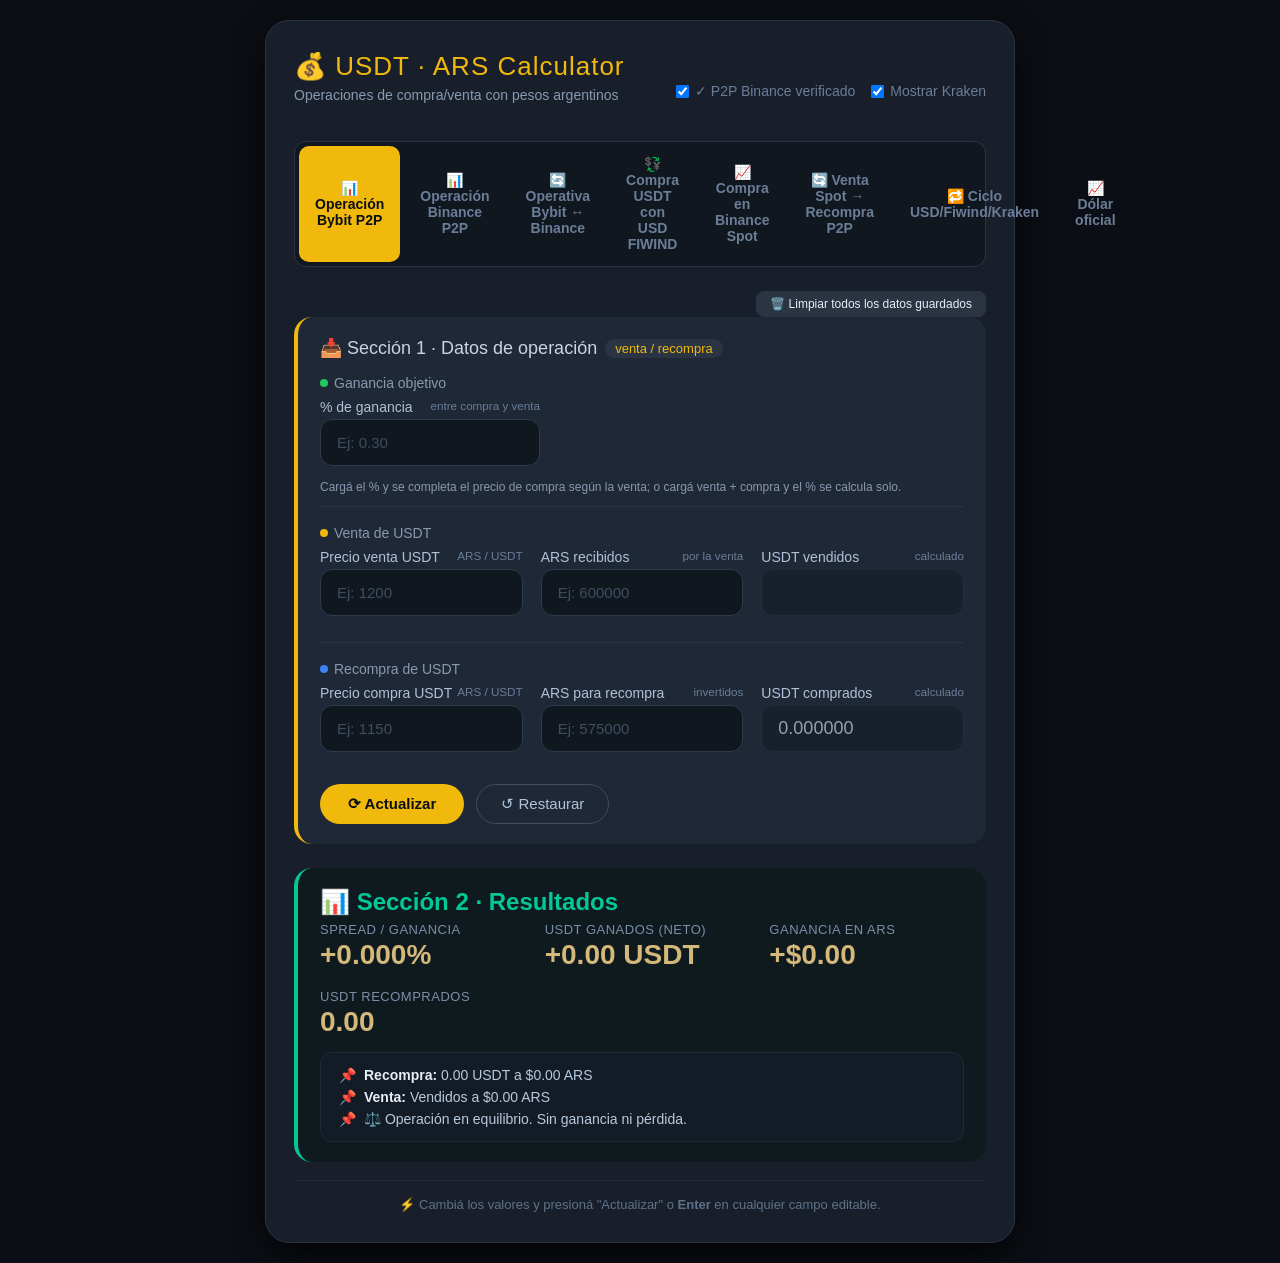
<file: index.html>
<!DOCTYPE html>
<html lang="es">
<head>
    <meta charset="UTF-8" />
    <meta name="viewport" content="width=device-width, initial-scale=1.0"/>
    <title>Calculadora USDT / ARS</title>
    <link rel="stylesheet" href="css/estilos.css">
</head>
<body>

<div class="container">
    
    <!-- CABECERA CON FLEXBOX: Título a la izq, Checkbox a la der -->
    <div style="display: flex; justify-content: space-between; align-items: center; margin-bottom: 10px;">
        <div>
            <h1 style="margin-bottom: 0;">💰 USDT · ARS Calculator</h1>
            <div class="subtitle" style="border-bottom: none; padding-bottom: 0; margin-top: 5px; text-align: left;">Operaciones de compra/venta con pesos argentinos</div>
        </div>
        
        <!-- CHECKBOXES A LA DERECHA -->
        <div style="display: flex; align-items: center; gap: 16px; font-size: 14px; color: #6a7e99;">
            <div style="display: flex; align-items: center; gap: 6px;">
                <input type="checkbox" id="checkComisionP2P" checked onchange="toggleComisionP2P()">
                <label for="checkComisionP2P" title="Comisión P2P Binance verificada: 0,16% (si está desmarcado usa 0,20%)">✓ P2P Binance verificado</label>
            </div>
            <div style="display: flex; align-items: center; gap: 6px;">
                <input type="checkbox" id="checkMostrarKraken" checked onchange="toggleKraken()">
                <label for="checkMostrarKraken">Mostrar Kraken</label>
            </div>
        </div>
    </div>

    <!-- PESTAÑAS -->
    <div class="tabs">
        <button class="tab active" onclick="cargarPagina('pages/spread.html')">📊 Operación Bybit P2P</button>
        <button class="tab" onclick="cargarPagina('pages/binance_p2p.html')">📊 Operación Binance P2P</button>
        <button class="tab" onclick="cargarPagina('pages/p2p_bybit_binance.html')">🔄 Operativa Bybit ↔ Binance</button>
        <button class="tab" onclick="cargarPagina('pages/fiwind.html')">💱 Compra USDT con USD FIWIND</button>
        <button class="tab" onclick="cargarPagina('pages/binance_spot.html')">📈 Compra en Binance Spot</button>
        <button class="tab" onclick="cargarPagina('pages/spot_retiro.html')">🔄 Venta Spot → Recompra P2P</button>
        <button class="tab" id="btnKraken" onclick="cargarPagina('pages/kraken.html')">🔁 Ciclo USD/Fiwind/Kraken</button>
        <button class="tab" onclick="cargarDolar()">📈 Dólar oficial</button>
    </div>

    <!-- 👇 BOTÓN OPCIONAL PARA LIMPIAR DATOS 👇 -->
    <div style="display: flex; justify-content: flex-end; margin-top: 10px;">
        <button onclick="localStorage.clear(); location.reload();" style="background: #2a3442; border: none; color: #e8edf5; padding: 6px 14px; border-radius: 8px; font-size: 12px; cursor: pointer; transition: 0.2s;">
            🗑️ Limpiar todos los datos guardados
        </button>
    </div>

    <!-- EL ESPACIO DONDE SE CARGARÁ EL CONTENIDO -->
    <div id="contenedor-dinamico">
        <!-- Aquí se cargará el código HTML de las páginas -->
    </div>

    <!-- VISTA DÓLAR OFICIAL + BLUE (directo, sin cargar página) -->
    <div id="contenedor-dolar" style="display: none;">
        <div class="result-section">
            <h2>📈 Dólar oficial y blue <span>consulta cada 10 min · DolarApi.com</span></h2>

            <div style="display: flex; gap: 16px; flex-wrap: wrap;">

                <!-- DOLAR OFICIAL -->
                <div style="flex: 1 1 420px; min-width: 340px; background: #0d141b; border: 1px solid #232d3a; border-radius: 12px; padding: 14px;">
                    <div style="font-size: 15px; font-weight: 800; letter-spacing: 1px; color: #e8edf5; margin-bottom: 10px;">DOLAR OFICIAL</div>
                    <div class="result-grid" style="grid-template-columns: repeat(2, 1fr);">
                        <div class="result-item">
                            <div class="label">Compra <small>(te venden el dólar)</small></div>
                            <div class="value" id="dolarCompra">—</div>
                        </div>
                        <div class="result-item">
                            <div class="label">Último precio <small>anterior distinto</small></div>
                            <div class="value" id="dolarUltimoPrecio">—</div>
                        </div>
                        <div class="result-item">
                            <div class="label">Variación <small>respecto a la anterior</small></div>
                            <div class="value" id="dolarVariacion">—</div>
                        </div>
                        <div class="result-item">
                            <div class="label">Última consulta <small>hora local</small></div>
                            <div class="value" id="dolarUltAct">—</div>
                        </div>
                    </div>

                    <!-- DÓLAR UALÁ (oficial con el spread de Ualá) -->
                    <div style="margin-top: 10px; display: flex; align-items: center; justify-content: space-between; background: #10171f; border: 1px solid #232d3a; border-radius: 10px; padding: 10px 14px;">
                        <div class="label" style="margin: 0;">Ualá <small>(te venden el dólar)</small></div>
                        <div style="display: flex; gap: 18px; align-items: center;">
                            <div class="value" id="dolarUala" style="font-size: 21px;">—</div>
                            <div class="value" id="dolarUalaVar" style="font-size: 13px;">—</div>
                        </div>
                    </div>

                    <div style="margin-top: 12px; background: #10171f; border-radius: 12px; padding: 10px; overflow-x: auto;">
                        <svg id="dolarGrafico" viewBox="0 0 900 320" style="width: 100%; height: auto; display: block;"></svg>
                    </div>
                    <div style="display: flex; gap: 16px; margin-top: 8px; font-size: 12px; color: #8899b0;">
                        <span><span style="color: #3b82f6;">●</span> Oficial BCRA</span>
                        <span><span style="color: #f59e0b;">●</span> Ualá</span>
                    </div>
                </div>

                <!-- DOLAR BLUE -->
                <div style="flex: 1 1 420px; min-width: 340px; background: #0d141b; border: 1px solid #232d3a; border-radius: 12px; padding: 14px;">
                    <div style="font-size: 15px; font-weight: 800; letter-spacing: 1px; color: #e8edf5; margin-bottom: 10px;">DOLAR BLUE</div>
                    <div class="result-grid" style="grid-template-columns: repeat(2, 1fr);">
                        <div class="result-item">
                            <div class="label">Compra <small>(te venden el dólar)</small></div>
                            <div class="value" id="blueCompra">—</div>
                        </div>
                        <div class="result-item">
                            <div class="label">Último precio <small>anterior distinto</small></div>
                            <div class="value" id="blueUltimoPrecio">—</div>
                        </div>
                        <div class="result-item">
                            <div class="label">Variación <small>respecto a la anterior</small></div>
                            <div class="value" id="blueVariacion">—</div>
                        </div>
                        <div class="result-item">
                            <div class="label">Última consulta <small>hora local</small></div>
                            <div class="value" id="blueUltAct">—</div>
                        </div>
                    </div>
                    <div style="margin-top: 12px; background: #10171f; border-radius: 12px; padding: 10px; overflow-x: auto;">
                        <svg id="blueGrafico" viewBox="0 0 900 320" style="width: 100%; height: auto; display: block;"></svg>
                    </div>
                </div>

            </div>

            <div style="margin-top: 14px; display: flex; gap: 12px; flex-wrap: wrap;">
                <button class="btn" id="btnActualizarDolar" onclick="window.consultarDolarManual()">⟳ Actualizar ahora</button>
            </div>
            <div id="dolarError" style="margin-top: 10px; font-size: 13px; color: #ef4444;"></div>
            <div class="hint" id="dolarHint">Se guardan las últimas 48 hs: una muestra cada 10 min mientras la página esté abierta. Con la PC prendida, el recopilador (tarea <b>RecopiladorDolar</b>) sigue guardando el histórico de los tres en <code>data\dolar_historial.json</code>, <code>data\dolar_blue_historial.json</code> y <code>data\dolar_uala_historial.json</code> aunque la pestaña esté cerrada; al abrir la solapa se carga todo.</div>
        </div>
    </div>

    <div class="footer-note">
        ⚡ Cambiá los valores y presioná "Actualizar" o <strong>Enter</strong> en cualquier campo editable.
    </div>
</div>

<script src="js/scripts.js"></script>
</body>
</html>
</file>
<file: css/estilos.css>
* {
    box-sizing: border-box;
    margin: 0;
    padding: 0;
}
body {
    font-family: 'Segoe UI', Tahoma, sans-serif;
    background: #0b0e14;
    color: #e8edf5;
    min-height: 100vh;
    display: flex;
    justify-content: center;
    align-items: flex-start;
    padding: 20px;
}
.container {
    max-width: 750px;
    width: 100%;
    background: #181f2b;
    padding: 30px 28px;
    border-radius: 24px;
    box-shadow: 0 12px 30px rgba(0,0,0,0.7);
    border: 1px solid #2a3442;
}
h1 {
    text-align: center;
    font-weight: 500;
    font-size: 26px;
    letter-spacing: 1px;
    margin-bottom: 6px;
    color: #f0b90b;
}
.subtitle {
    text-align: center;
    font-size: 14px;
    color: #8899b0;
    margin-bottom: 28px;
    border-bottom: 1px solid #2a3442;
    padding-bottom: 16px;
}

/* PESTAÑAS */
.tabs {
    display: flex;
    gap: 4px;
    margin-bottom: 24px;
    background: #10171f;
    border-radius: 12px;
    padding: 4px;
    border: 1px solid #2a3442;
}
.tab {
    flex: 1;
    padding: 10px 16px;
    text-align: center;
    border: none;
    background: transparent;
    color: #6a7e99;
    font-size: 14px;
    font-weight: 600;
    border-radius: 10px;
    cursor: pointer;
    transition: 0.2s;
}
.tab:hover {
    color: #b0c2d9;
}
.tab.active {
    background: #f0b90b;
    color: #0b0e14;
}

/* ESTILO DEL IFRAME (La ventana que carga las páginas) */
#frame-contenido {
    width: 100%;
    height: 1000px; /* Altura fija para que no salte. Ajustala si ves que queda muy larga/corta */
    border: none;
    background: transparent;
}

/* ESTILOS EXISTENTES (OPERATIVA 1, 2 Y 3) */
.section {
    background: #1f2836;
    border-radius: 18px;
    padding: 20px 22px;
    margin-bottom: 24px;
    border-left: 4px solid #f0b90b;
}
.section h2 {
    font-size: 18px;
    font-weight: 500;
    margin-bottom: 16px;
    color: #c8d4e6;
    display: flex;
    align-items: center;
    gap: 8px;
}
.section h2 span {
    background: #2a3442;
    padding: 2px 10px;
    border-radius: 30px;
    font-size: 13px;
    color: #f0b90b;
}
.input-group {
    display: flex;
    flex-direction: column;
    gap: 4px;
    margin-bottom: 14px;
}
.input-group label {
    font-size: 14px;
    font-weight: 400;
    color: #b0c2d9;
    display: flex;
    justify-content: space-between;
}
.input-group label small {
    color: #6a7e99;
    font-weight: 300;
}
.input-group input {
    background: #10171f;
    border: 1px solid #2e3b4b;
    border-radius: 12px;
    padding: 12px 16px;
    font-size: 18px;
    font-weight: 500;
    color: #e8edf5;
    outline: none;
    transition: 0.2s;
    width: 100%;
}
.input-group input:focus {
    border-color: #f0b90b;
    box-shadow: 0 0 0 3px rgba(240, 185, 11, 0.15);
}
.input-group input::placeholder {
    color: #3f4d5f;
    font-weight: 300;
    font-size: 15px;
}
.input-group input:disabled {
    opacity: 0.6;
    background: #141c26;
    border-color: #26303e;
    cursor: not-allowed;
}
.input-row {
    display: flex;
    gap: 18px;
    flex-wrap: wrap;
}
.input-row .input-group {
    flex: 1;
    min-width: 130px;
}
.result-section {
    background: #0f1a1f;
    border-left: 4px solid #00c897;
    border-radius: 18px;
    padding: 20px 22px;
    margin-top: 8px;
}
.result-section h2 {
    color: #00c897;
}
.result-grid {
    display: flex;
    flex-wrap: wrap;
    gap: 18px 30px;
    margin-top: 6px;
}
.result-item {
    flex: 1;
    min-width: 140px;
}
.result-item .label {
    font-size: 13px;
    color: #7a8fa8;
    text-transform: uppercase;
    letter-spacing: 0.5px;
}
.result-item .value {
    font-size: 28px;
    font-weight: 600;
    margin-top: 2px;
    color: #e8edf5;
}
.result-item .value.positive {
    color: #00c897;
}
.result-item .value.negative {
    color: #f05a5a;
}
.result-item .value.neutral {
    color: #d4b87a;
}
.detail-box {
    background: #131c26;
    border-radius: 12px;
    padding: 14px 18px;
    margin-top: 14px;
    border: 1px solid #1f2a36;
    font-size: 15px;
    color: #b8c9dd;
}
.detail-box strong {
    color: #e8edf5;
}
.highlight-green {
    color: #00c897;
}
.highlight-red {
    color: #f05a5a;
}
.highlight-gold {
    color: #f0b90b;
}
.footer-note {
    margin-top: 18px;
    font-size: 13px;
    color: #5d728b;
    text-align: center;
    border-top: 1px solid #1f2836;
    padding-top: 16px;
}
.btn {
    background: #f0b90b;
    border: none;
    border-radius: 40px;
    padding: 10px 28px;
    font-weight: 600;
    font-size: 15px;
    color: #0b0e14;
    cursor: pointer;
    transition: 0.2s;
}
.btn:hover {
    opacity: 0.85;
}
.btn-secondary {
    background: transparent;
    border: 1px solid #3f4d5f;
    border-radius: 40px;
    padding: 10px 24px;
    font-weight: 400;
    font-size: 15px;
    color: #b0c2d9;
    cursor: pointer;
}
.btn-secondary:hover {
    border-color: #6a7e99;
}
.result-big {
    border-radius: 11px;
    padding: 16px 18px;
    margin-bottom: 12px;
}
.result-big.green {
    background: rgba(0, 229, 160, 0.10);
    border: 1px solid rgba(0, 229, 160, 0.2);
}
.result-big.orange {
    background: rgba(245, 166, 35, 0.10);
    border: 1px solid rgba(245, 166, 35, 0.2);
}
.result-big.red {
    background: rgba(255, 92, 92, 0.10);
    border: 1px solid rgba(255, 92, 92, 0.2);
}
.result-big .result-label {
    font-size: 12px;
    font-weight: 500;
    color: #6a7e99;
    text-transform: uppercase;
    letter-spacing: 0.06em;
    margin-bottom: 4px;
}
.result-big .result-value {
    font-size: 24px;
    font-weight: 700;
    font-family: 'Segoe UI', Tahoma, sans-serif;
}
.green .result-value { color: #00c897; }
.orange .result-value { color: #f5a623; }
.red .result-value { color: #f05a5a; }
.result-big .result-sub {
    font-size: 12px;
    color: #6a7e99;
    margin-top: 3px;
}
.price-compare {
    display: grid;
    grid-template-columns: 1fr 1fr;
    gap: 10px;
    margin-bottom: 12px;
}
.price-block {
    border-radius: 11px;
    padding: 14px 16px;
    border: 1px solid;
    background: #10171f;
}
.price-block.buy {
    border-color: rgba(0, 229, 160, 0.25);
}
.price-block.sell {
    border-color: rgba(245, 166, 35, 0.25);
}
.price-block-label {
    font-size: 11px;
    font-weight: 500;
    text-transform: uppercase;
    letter-spacing: 0.06em;
    margin-bottom: 4px;
}
.buy .price-block-label { color: #00c897; }
.sell .price-block-label { color: #f5a623; }
.price-block-value {
    font-size: 18px;
    font-weight: 700;
    color: #e8edf5;
}
.price-block-sub {
    font-size: 11px;
    color: #6a7e99;
    margin-top: 3px;
}
.grid2 {
    display: grid;
    grid-template-columns: 1fr 1fr;
    gap: 8px;
    margin-bottom: 12px;
}
.mini {
    background: #10171f;
    border: 1px solid #2a3442;
    border-radius: 9px;
    padding: 12px 13px;
}
.mini-label {
    font-size: 10px;
    color: #6a7e99;
    text-transform: uppercase;
    letter-spacing: 0.06em;
    margin-bottom: 4px;
}
.mini-value {
    font-size: 14px;
    font-weight: 700;
    color: #e8edf5;
}
.divider {
    height: 1px;
    background: #2a3442;
    margin: 8px 0 12px;
}
.hint {
    font-size: 13px;
    color: #6a7e99;
    text-align: center;
    padding: 8px 0;
}
.prefix {
    position: absolute;
    left: 13px;
    top: 50%;
    transform: translateY(-50%);
    font-size: 14px;
    color: #6a7e99;
    pointer-events: none;
}
.input-wrap {
    position: relative;
}
.input-wrap input {
    padding-left: 34px;
}
/* COMPARACIÓN LADO A LADO (P2P Bybit-Binance) */
.compare-grid {
    display: grid;
    grid-template-columns: 1fr 1fr;
    gap: 18px;
    margin-bottom: 18px;
}
.compare-col {
    background: #1f2836;
    border-radius: 18px;
    padding: 20px;
    border-left: 4px solid #2a3442;
}
.strategy-title {
    font-size: 15px;
    font-weight: 600;
    margin-bottom: 16px;
    padding-bottom: 10px;
    border-bottom: 1px solid #2a3442;
    display: flex;
    align-items: center;
    gap: 8px;
}
.strategy-bybit { color: #f0b90b; border-left-color: #f0b90b; }
.strategy-binance { color: #3b82f6; border-left-color: #3b82f6; }
.strategy-inputs {
    margin-bottom: 16px;
}
.strategy-inputs .input-group {
    margin-bottom: 10px;
}
.strategy-inputs .input-group:last-child {
    margin-bottom: 0;
}
.sugerencia-box {
    margin-top: 14px;
    background: #131c26;
    border: 1px solid #1f2a36;
    border-radius: 10px;
    padding: 12px 14px;
}
.sugerencia-precio {
    display: flex;
    justify-content: space-between;
    align-items: center;
    font-size: 14px;
    color: #8899b0;
    margin-bottom: 6px;
}
.sugerencia-valor {
    color: #00c897;
    font-weight: 700;
    font-size: 16px;
}
.sugerencia-formula {
    font-size: 12px;
    color: #5d728b;
    font-family: 'Courier New', monospace;
}
.precio-efectivo {
    font-size: 13px;
    color: #00c897;
    font-weight: 600;
    margin-top: 4px;
    padding: 0 2px;
}

/* BANNER GANADOR */
.winner-banner {
    border-radius: 14px;
    padding: 18px 22px;
    margin-top: 8px;
    text-align: center;
    border: 2px solid;
}
.winner-banner.winner-bybit {
    background: rgba(240, 185, 11, 0.08);
    border-color: rgba(240, 185, 11, 0.35);
}
.winner-banner.winner-binance {
    background: rgba(59, 130, 246, 0.08);
    border-color: rgba(59, 130, 246, 0.35);
}
.winner-banner.winner-empate {
    background: rgba(106, 126, 153, 0.08);
    border-color: rgba(106, 126, 153, 0.35);
}
.winner-label {
    font-size: 11px;
    font-weight: 600;
    text-transform: uppercase;
    letter-spacing: 0.1em;
    color: #6a7e99;
    margin-bottom: 6px;
}
.winner-bybit .winner-label { color: #f0b90b; }
.winner-binance .winner-label { color: #3b82f6; }
.winner-name {
    font-size: 18px;
    font-weight: 700;
    margin-bottom: 4px;
}
.winner-bybit .winner-name { color: #f0b90b; }
.winner-binance .winner-name { color: #3b82f6; }
.winner-empate .winner-name { color: #b0c2d9; }
.winner-detail {
    font-size: 14px;
    color: #00c897;
    font-weight: 600;
}

@media (max-width: 480px) {
    .container { padding: 18px; }
    .input-row { flex-direction: column; gap: 0; }
    .result-item .value { font-size: 22px; }
    .price-compare { grid-template-columns: 1fr; }
    .grid2 { grid-template-columns: 1fr; }
    .compare-grid { grid-template-columns: 1fr; }
}
</file>
